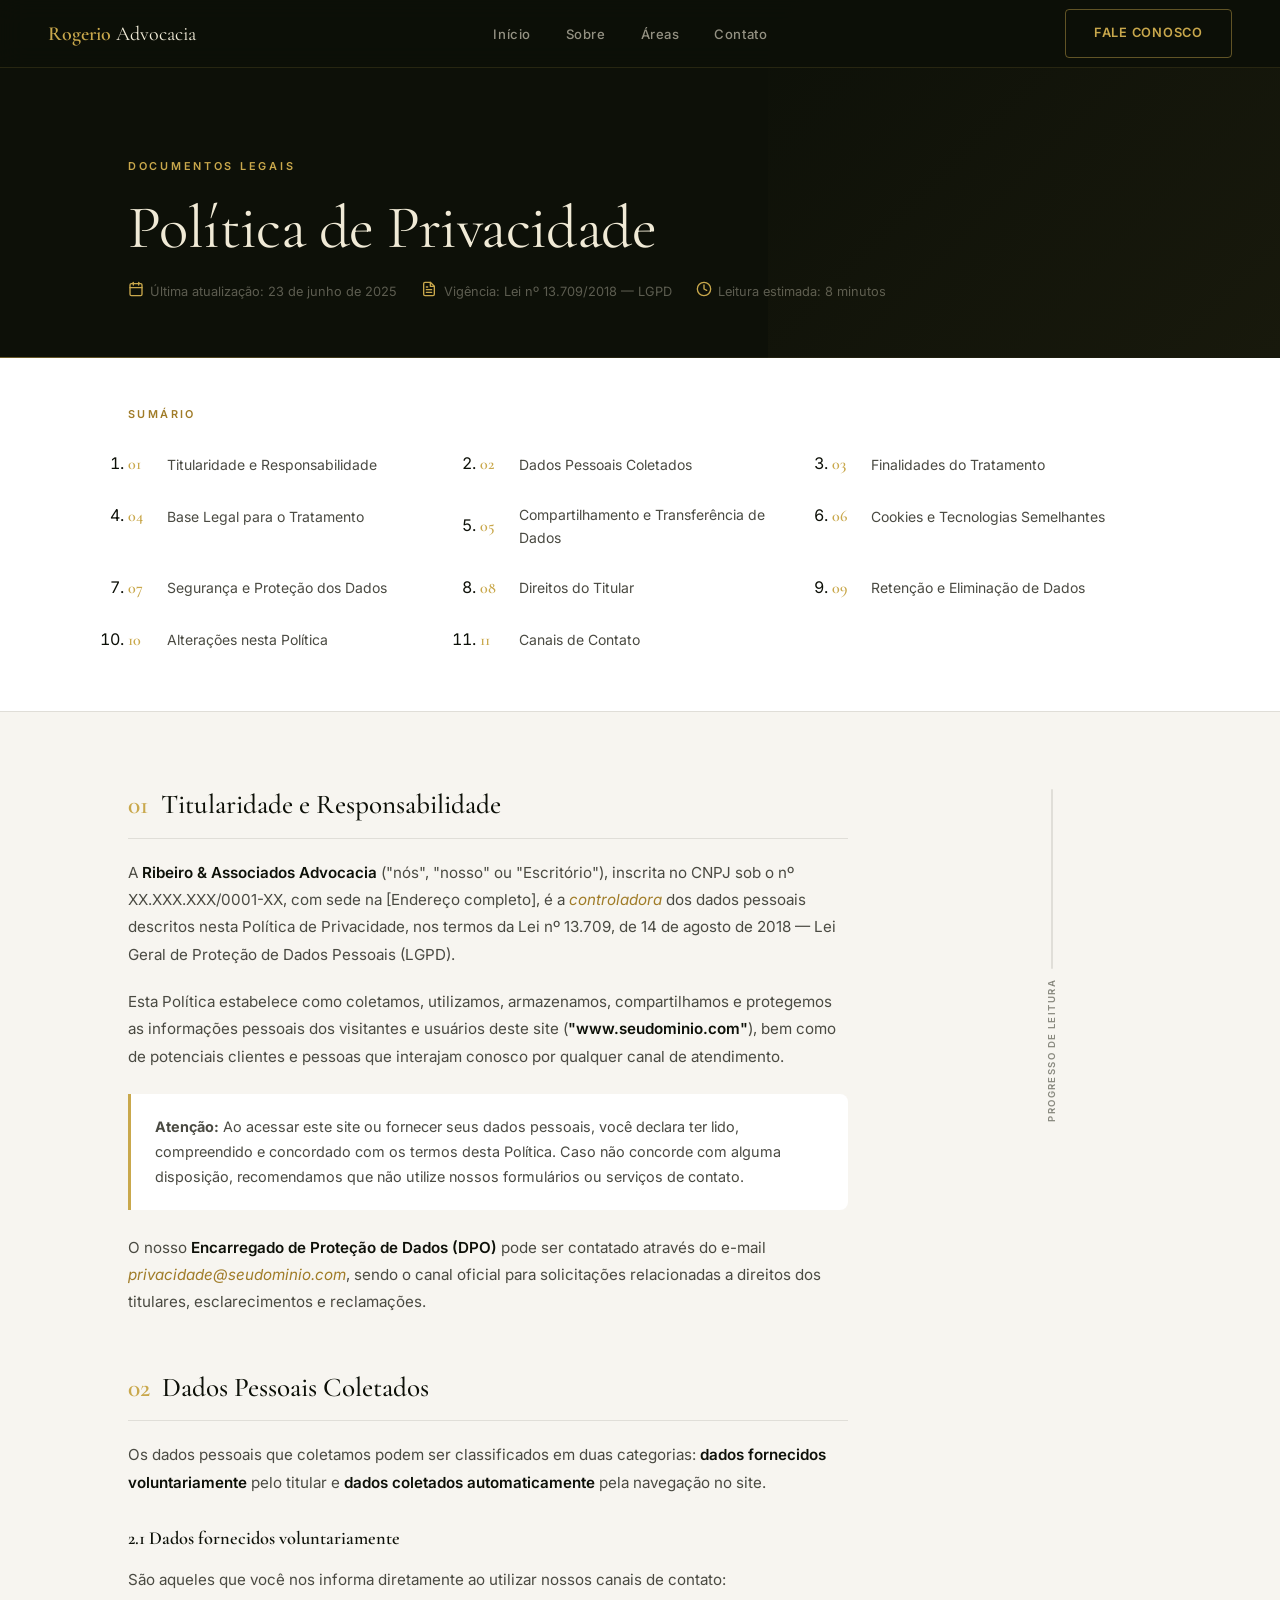
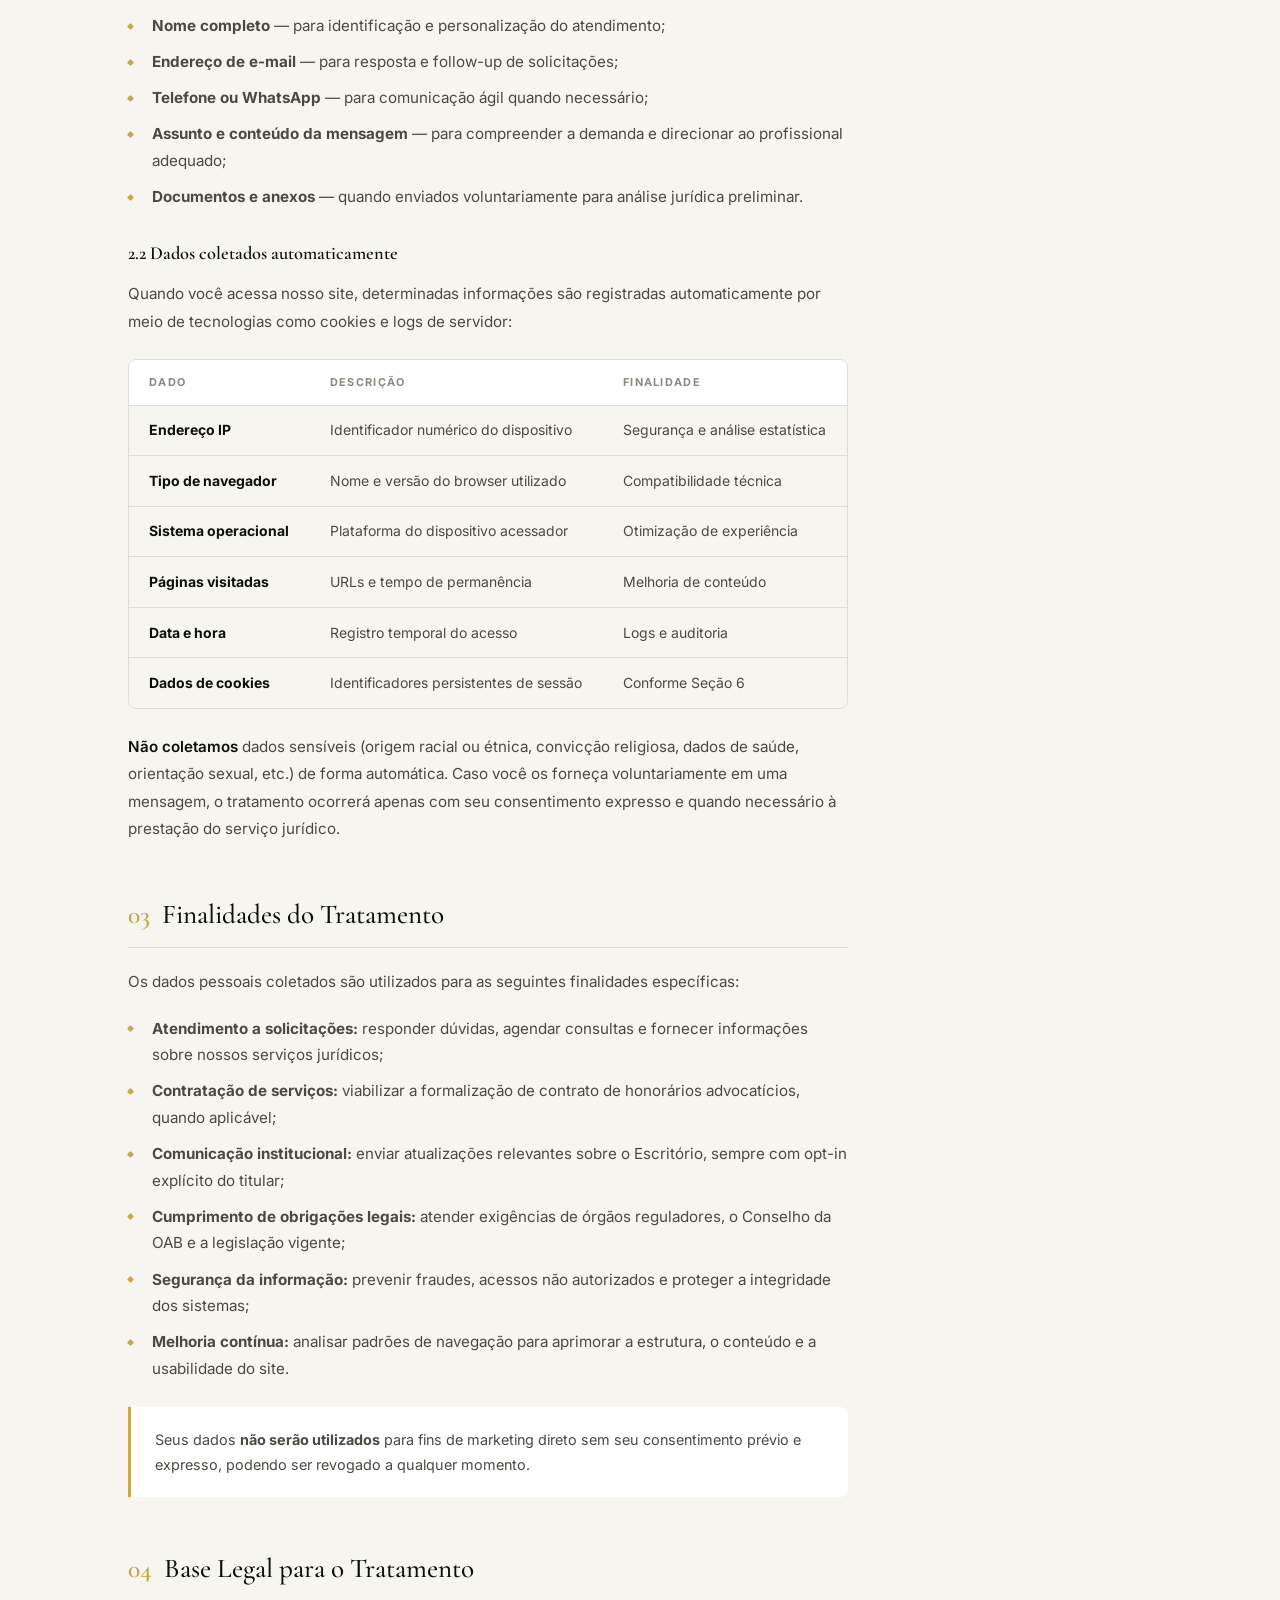
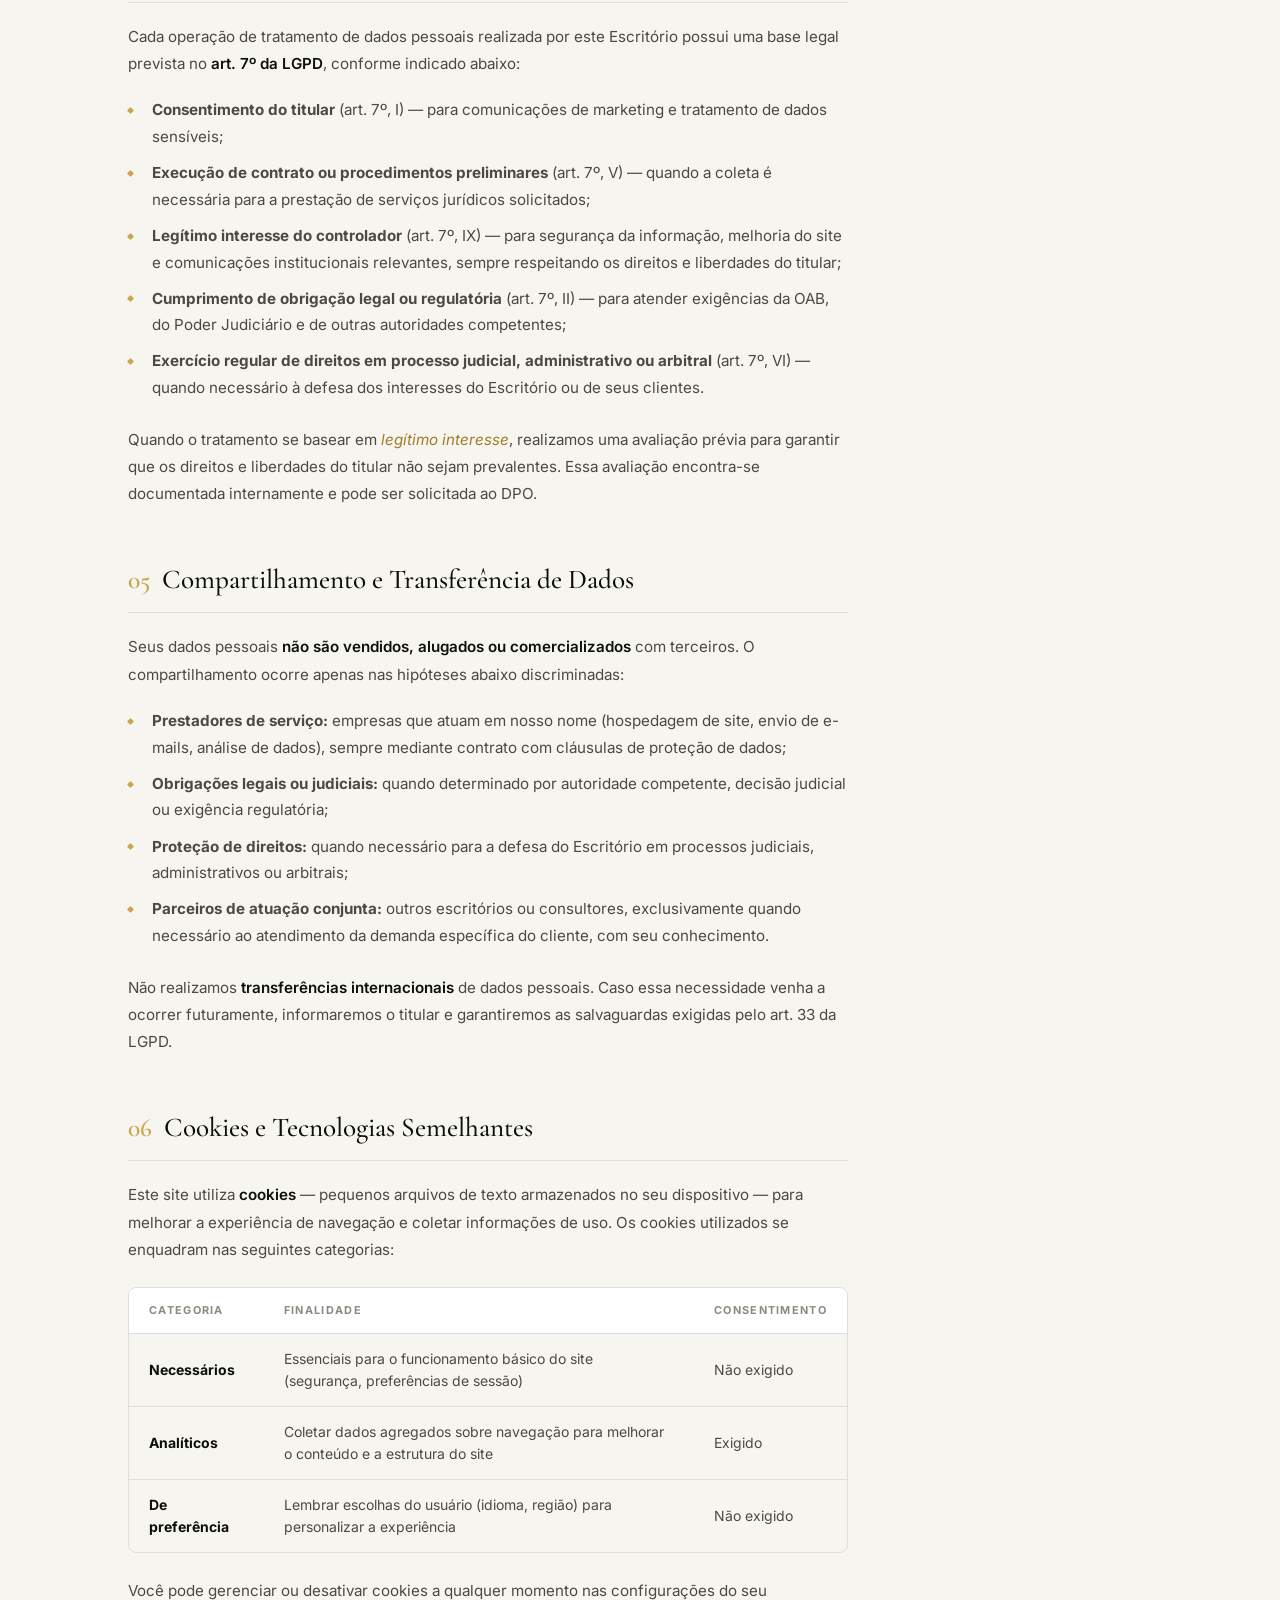
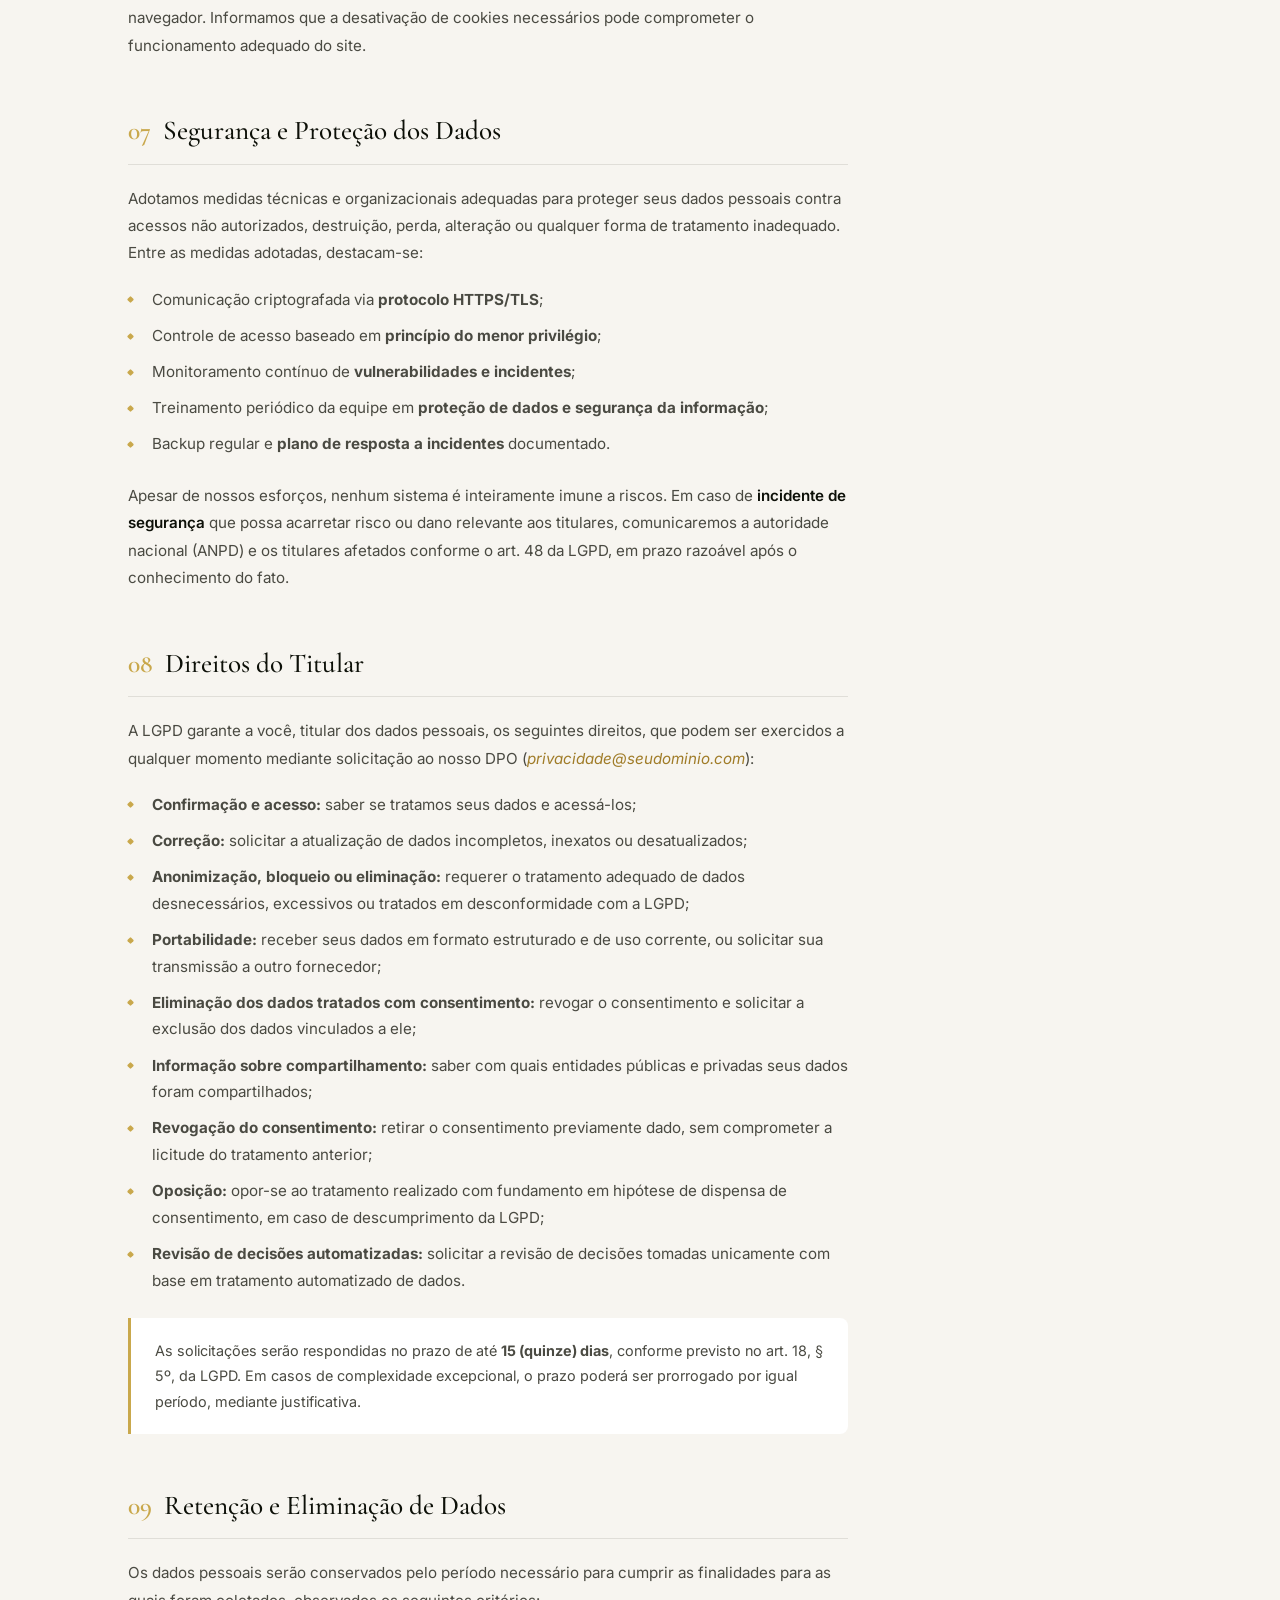
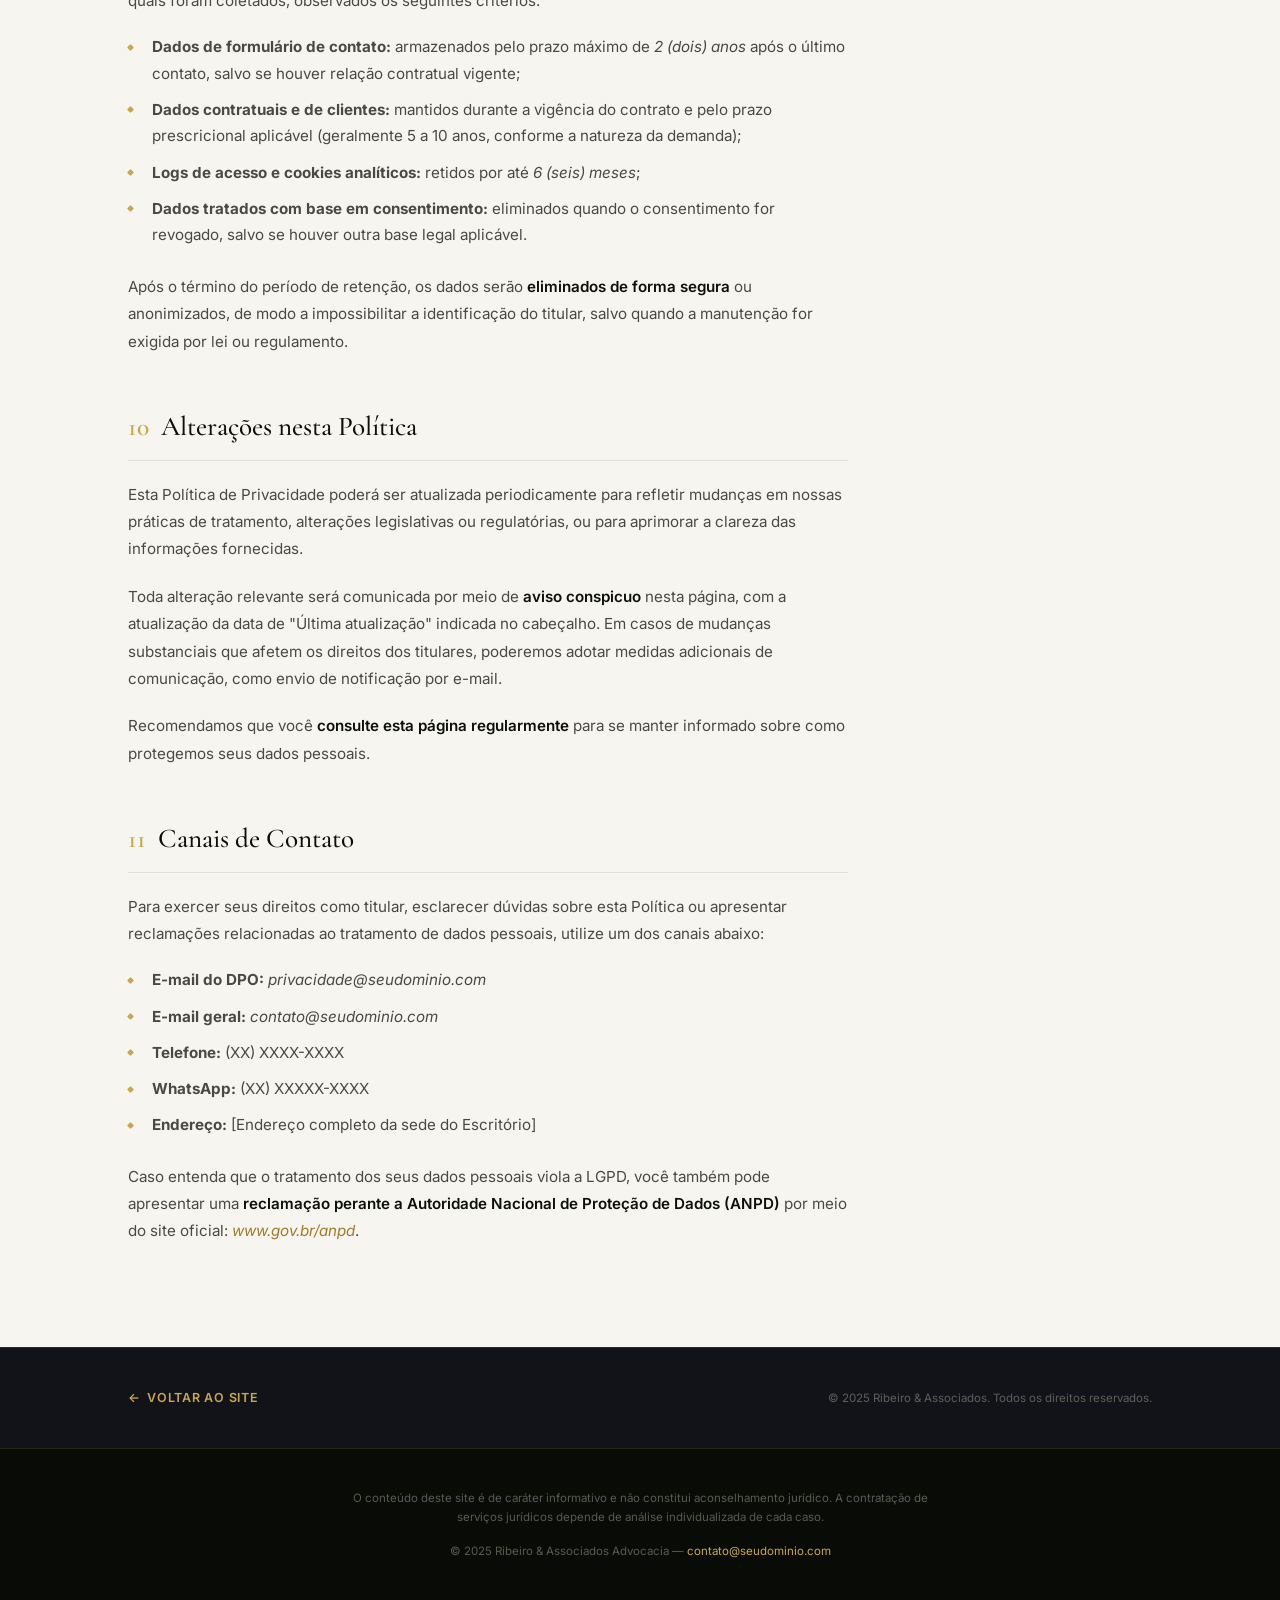
<file: politica-de-privacidade/index.html>
<!DOCTYPE html>
<html lang="pt-BR">
<head>
    <meta charset="UTF-8">
    <meta name="viewport" content="width=device-width, initial-scale=1.0">
    <title>Política de Privacidade — Rogerio Advocacia</title>
    <link rel="preconnect" href="https://fonts.googleapis.com">
    <link rel="preconnect" href="https://fonts.gstatic.com" crossorigin>
    <link href="https://fonts.googleapis.com/css2?family=Cormorant+Garamond:ital,wght@0,400;0,500;0,600;0,700;1,400;1,500&family=Inter:wght@400;500;600;700&display=swap" rel="stylesheet">
    <link rel="stylesheet" type="text/css" href="css/style.css">
</head>
<body>

    <!-- ═══════════════════════════════════════════════════════
         NAVBAR
    ═══════════════════════════════════════════════════════ -->
    <nav class="navbar" role="navigation" aria-label="Navegação principal">
        <a href="/" class="logo" aria-label="Rogerio Advocacia — Página inicial">
            <span class="logo__name">Rogerio</span>
            <span class="logo__suffix"> Advocacia</span>
        </a>

        <ul class="nav__menu" role="list">
            <li><a href="/" class="nav__link">Início</a></li>
            <li><a href="#sobre" class="nav__link">Sobre</a></li>
            <li><a href="#areas" class="nav__link">Áreas</a></li>
            <li><a href="#contato" class="nav__link">Contato</a></li>
        </ul>

        <a href="#contato" class="btn btn--outline">Fale Conosco</a>

        <button class="nav__toggle" aria-label="Abrir menu" aria-expanded="false">
            <span></span>
            <span></span>
            <span></span>
        </button>
    </nav>

    <!-- Menu mobile -->
    <div class="nav__mobile" role="dialog" aria-label="Menu de navegação">
        <ul role="list">
            <li><a href="/" class="nav__link">Início</a></li>
            <li><a href="#sobre" class="nav__link">Sobre</a></li>
            <li><a href="#areas" class="nav__link">Áreas de Atuação</a></li>
            <li><a href="#contato" class="nav__link">Contato</a></li>
        </ul>
        <a href="#contato" class="btn btn--gold btn--full" style="margin-top: 0.75rem;">Fale Conosco</a>
    </div>

    <!-- ═══════════════════════════════════════════════════════
         CABEÇALHO DA PÁGINA
    ═══════════════════════════════════════════════════════ -->
    <header class="page-hero">
        <div class="page-hero__deco"></div>
        <div class="container">
            <span class="page-hero__eyebrow" data-reveal>Documentos legais</span>
            <h1 class="page-hero__title" data-reveal>Política de Privacidade</h1>
            <div class="page-hero__meta" data-reveal>
                <span class="page-hero__meta-item">
                    <span class="page-hero__meta-icon">
                        <svg width="16" height="16" viewBox="0 0 24 24" fill="none" stroke="currentColor" stroke-width="2" stroke-linecap="round" stroke-linejoin="round"><rect x="3" y="4" width="18" height="18" rx="2" ry="2"/><line x1="16" y1="2" x2="16" y2="6"/><line x1="8" y1="2" x2="8" y2="6"/><line x1="3" y1="10" x2="21" y2="10"/></svg>
                    </span>
                    Última atualização: 23 de junho de 2025
                </span>
                <span class="page-hero__meta-item">
                    <span class="page-hero__meta-icon">
                        <svg width="16" height="16" viewBox="0 0 24 24" fill="none" stroke="currentColor" stroke-width="2" stroke-linecap="round" stroke-linejoin="round"><path d="M14 2H6a2 2 0 0 0-2 2v16a2 2 0 0 0 2 2h12a2 2 0 0 0 2-2V8z"/><polyline points="14 2 14 8 20 8"/><line x1="16" y1="13" x2="8" y2="13"/><line x1="16" y1="17" x2="8" y2="17"/><polyline points="10 9 9 9 8 9"/></svg>
                    </span>
                    Vigência: Lei nº 13.709/2018 — LGPD
                </span>
                <span class="page-hero__meta-item">
                    <span class="page-hero__meta-icon">
                        <svg width="16" height="16" viewBox="0 0 24 24" fill="none" stroke="currentColor" stroke-width="2" stroke-linecap="round" stroke-linejoin="round"><circle cx="12" cy="12" r="10"/><polyline points="12 6 12 12 16 14"/></svg>
                    </span>
                    Leitura estimada: 8 minutos
                </span>
            </div>
        </div>
        <div class="page-hero__line"></div>
    </header>

    <!-- ═══════════════════════════════════════════════════════
         SUMÁRIO
    ═══════════════════════════════════════════════════════ -->
    <nav class="toc" aria-label="Sumário da política">
        <div class="container">
            <p class="toc__label" data-reveal>Sumário</p>
            <ol class="toc__list" data-reveal>
                <li><a href="#secao-1" class="toc__link"><span class="toc__num">01</span> Titularidade e Responsabilidade</a></li>
                <li><a href="#secao-2" class="toc__link"><span class="toc__num">02</span> Dados Pessoais Coletados</a></li>
                <li><a href="#secao-3" class="toc__link"><span class="toc__num">03</span> Finalidades do Tratamento</a></li>
                <li><a href="#secao-4" class="toc__link"><span class="toc__num">04</span> Base Legal para o Tratamento</a></li>
                <li><a href="#secao-5" class="toc__link"><span class="toc__num">05</span> Compartilhamento e Transferência de Dados</a></li>
                <li><a href="#secao-6" class="toc__link"><span class="toc__num">06</span> Cookies e Tecnologias Semelhantes</a></li>
                <li><a href="#secao-7" class="toc__link"><span class="toc__num">07</span> Segurança e Proteção dos Dados</a></li>
                <li><a href="#secao-8" class="toc__link"><span class="toc__num">08</span> Direitos do Titular</a></li>
                <li><a href="#secao-9" class="toc__link"><span class="toc__num">09</span> Retenção e Eliminação de Dados</a></li>
                <li><a href="#secao-10" class="toc__link"><span class="toc__num">10</span> Alterações nesta Política</a></li>
                <li><a href="#secao-11" class="toc__link"><span class="toc__num">11</span> Canais de Contato</a></li>
            </ol>
        </div>
    </nav>

    <!-- ═══════════════════════════════════════════════════════
         CONTEÚDO DA POLÍTICA
    ═══════════════════════════════════════════════════════ -->
    <main class="policy">
        <div class="container">
            <div class="policy__layout">

                <article class="policy__content">

                    <!-- Seção 1 -->
                    <div class="policy__section" id="secao-1" data-reveal>
                        <div class="policy__section-header">
                            <span class="policy__section-num">01</span>
                            <h2 class="policy__section-title">Titularidade e Responsabilidade</h2>
                        </div>
                        <p class="policy__text">
                            A <strong>Ribeiro &amp; Associados Advocacia</strong> ("nós", "nosso" ou "Escritório"),
                            inscrita no CNPJ sob o nº XX.XXX.XXX/0001-XX, com sede na [Endereço completo],
                            é a <em>controladora</em> dos dados pessoais descritos nesta Política de Privacidade,
                            nos termos da Lei nº 13.709, de 14 de agosto de 2018 — Lei Geral de Proteção de Dados
                            Pessoais (LGPD).
                        </p>
                        <p class="policy__text">
                            Esta Política estabelece como coletamos, utilizamos, armazenamos, compartilhamos e
                            protegemos as informações pessoais dos visitantes e usuários deste site
                            (<strong>"www.seudominio.com"</strong>), bem como de potenciais clientes e
                            pessoas que interajam conosco por qualquer canal de atendimento.
                        </p>
                        <div class="policy__callout">
                            <p class="policy__callout-text">
                                <strong>Atenção:</strong> Ao acessar este site ou fornecer seus dados pessoais,
                                você declara ter lido, compreendido e concordado com os termos desta Política.
                                Caso não concorde com alguma disposição, recomendamos que não utilize nossos
                                formulários ou serviços de contato.
                            </p>
                        </div>
                        <p class="policy__text">
                            O nosso <strong>Encarregado de Proteção de Dados (DPO)</strong> pode ser contatado
                            através do e-mail <em>privacidade@seudominio.com</em>, sendo o canal oficial para
                            solicitações relacionadas a direitos dos titulares, esclarecimentos e reclamações.
                        </p>
                    </div>

                    <!-- Seção 2 -->
                    <section class="policy__section" id="secao-2" data-reveal>
                        <div class="policy__section-header">
                            <span class="policy__section-num">02</span>
                            <h2 class="policy__section-title">Dados Pessoais Coletados</h2>
                        </div>
                        <p class="policy__text">
                            Os dados pessoais que coletamos podem ser classificados em duas categorias:
                            <strong>dados fornecidos voluntariamente</strong> pelo titular e <strong>dados
                            coletados automaticamente</strong> pela navegação no site.
                        </p>

                        <h3 class="policy__subtitle">2.1 Dados fornecidos voluntariamente</h3>
                        <p class="policy__text">
                            São aqueles que você nos informa diretamente ao utilizar nossos canais de contato:
                        </p>
                        <ul class="policy__list">
                            <li><strong>Nome completo</strong> — para identificação e personalização do atendimento;</li>
                            <li><strong>Endereço de e-mail</strong> — para resposta e follow-up de solicitações;</li>
                            <li><strong>Telefone ou WhatsApp</strong> — para comunicação ágil quando necessário;</li>
                            <li><strong>Assunto e conteúdo da mensagem</strong> — para compreender a demanda e direcionar ao profissional adequado;</li>
                            <li><strong>Documentos e anexos</strong> — quando enviados voluntariamente para análise jurídica preliminar.</li>
                        </ul>

                        <h3 class="policy__subtitle">2.2 Dados coletados automaticamente</h3>
                        <p class="policy__text">
                            Quando você acessa nosso site, determinadas informações são registradas
                            automaticamente por meio de tecnologias como cookies e logs de servidor:
                        </p>

                        <div class="policy__table-wrap">
                            <table class="policy__table">
                                <thead>
                                    <tr>
                                        <th>Dado</th>
                                        <th>Descrição</th>
                                        <th>Finalidade</th>
                                    </tr>
                                </thead>
                                <tbody>
                                    <tr>
                                        <td><strong>Endereço IP</strong></td>
                                        <td>Identificador numérico do dispositivo</td>
                                        <td>Segurança e análise estatística</td>
                                    </tr>
                                    <tr>
                                        <td><strong>Tipo de navegador</strong></td>
                                        <td>Nome e versão do browser utilizado</td>
                                        <td>Compatibilidade técnica</td>
                                    </tr>
                                    <tr>
                                        <td><strong>Sistema operacional</strong></td>
                                        <td>Plataforma do dispositivo acessador</td>
                                        <td>Otimização de experiência</td>
                                    </tr>
                                    <tr>
                                        <td><strong>Páginas visitadas</strong></td>
                                        <td>URLs e tempo de permanência</td>
                                        <td>Melhoria de conteúdo</td>
                                    </tr>
                                    <tr>
                                        <td><strong>Data e hora</strong></td>
                                        <td>Registro temporal do acesso</td>
                                        <td>Logs e auditoria</td>
                                    </tr>
                                    <tr>
                                        <td><strong>Dados de cookies</strong></td>
                                        <td>Identificadores persistentes de sessão</td>
                                        <td>Conforme Seção 6</td>
                                    </tr>
                                </tbody>
                            </table>
                        </div>

                        <p class="policy__text">
                            <strong>Não coletamos</strong> dados sensíveis (origem racial ou étnica, convicção
                            religiosa, dados de saúde, orientação sexual, etc.) de forma automática. Caso você
                            os forneça voluntariamente em uma mensagem, o tratamento ocorrerá apenas com seu
                            consentimento expresso e quando necessário à prestação do serviço jurídico.
                        </p>
                    </section>

                    <!-- Seção 3 -->
                    <section class="policy__section" id="secao-3" data-reveal>
                        <div class="policy__section-header">
                            <span class="policy__section-num">03</span>
                            <h2 class="policy__section-title">Finalidades do Tratamento</h2>
                        </div>
                        <p class="policy__text">
                            Os dados pessoais coletados são utilizados para as seguintes finalidades específicas:
                        </p>
                        <ul class="policy__list">
                            <li><strong>Atendimento a solicitações:</strong> responder dúvidas, agendar consultas e fornecer informações sobre nossos serviços jurídicos;</li>
                            <li><strong>Contratação de serviços:</strong> viabilizar a formalização de contrato de honorários advocatícios, quando aplicável;</li>
                            <li><strong>Comunicação institucional:</strong> enviar atualizações relevantes sobre o Escritório, sempre com opt-in explícito do titular;</li>
                            <li><strong>Cumprimento de obrigações legais:</strong> atender exigências de órgãos reguladores, o Conselho da OAB e a legislação vigente;</li>
                            <li><strong>Segurança da informação:</strong> prevenir fraudes, acessos não autorizados e proteger a integridade dos sistemas;</li>
                            <li><strong>Melhoria contínua:</strong> analisar padrões de navegação para aprimorar a estrutura, o conteúdo e a usabilidade do site.</li>
                        </ul>
                        <div class="policy__callout">
                            <p class="policy__callout-text">
                                Seus dados <strong>não serão utilizados</strong> para fins de marketing direto
                                sem seu consentimento prévio e expresso, podendo ser revogado a qualquer momento.
                            </p>
                        </div>
                    </section>

                    <!-- Seção 4 -->
                    <section class="policy__section" id="secao-4" data-reveal>
                        <div class="policy__section-header">
                            <span class="policy__section-num">04</span>
                            <h2 class="policy__section-title">Base Legal para o Tratamento</h2>
                        </div>
                        <p class="policy__text">
                            Cada operação de tratamento de dados pessoais realizada por este Escritório possui
                            uma base legal prevista no <strong>art. 7º da LGPD</strong>, conforme indicado abaixo:
                        </p>
                        <ul class="policy__list">
                            <li><strong>Consentimento do titular</strong> (art. 7º, I) — para comunicações de marketing e tratamento de dados sensíveis;</li>
                            <li><strong>Execução de contrato ou procedimentos preliminares</strong> (art. 7º, V) — quando a coleta é necessária para a prestação de serviços jurídicos solicitados;</li>
                            <li><strong>Legítimo interesse do controlador</strong> (art. 7º, IX) — para segurança da informação, melhoria do site e comunicações institucionais relevantes, sempre respeitando os direitos e liberdades do titular;</li>
                            <li><strong>Cumprimento de obrigação legal ou regulatória</strong> (art. 7º, II) — para atender exigências da OAB, do Poder Judiciário e de outras autoridades competentes;</li>
                            <li><strong>Exercício regular de direitos em processo judicial, administrativo ou arbitral</strong> (art. 7º, VI) — quando necessário à defesa dos interesses do Escritório ou de seus clientes.</li>
                        </ul>
                        <p class="policy__text">
                            Quando o tratamento se basear em <em>legítimo interesse</em>, realizamos uma avaliação
                            prévia para garantir que os direitos e liberdades do titular não sejam prevalentes.
                            Essa avaliação encontra-se documentada internamente e pode ser solicitada ao DPO.
                        </p>
                    </section>

                    <!-- Seção 5 -->
                    <section class="policy__section" id="secao-5" data-reveal>
                        <div class="policy__section-header">
                            <span class="policy__section-num">05</span>
                            <h2 class="policy__section-title">Compartilhamento e Transferência de Dados</h2>
                        </div>
                        <p class="policy__text">
                            Seus dados pessoais <strong>não são vendidos, alugados ou comercializados</strong>
                            com terceiros. O compartilhamento ocorre apenas nas hipóteses abaixo discriminadas:
                        </p>
                        <ul class="policy__list">
                            <li><strong>Prestadores de serviço:</strong> empresas que atuam em nosso nome (hospedagem de site, envio de e-mails, análise de dados), sempre mediante contrato com cláusulas de proteção de dados;</li>
                            <li><strong>Obrigações legais ou judiciais:</strong> quando determinado por autoridade competente, decisão judicial ou exigência regulatória;</li>
                            <li><strong>Proteção de direitos:</strong> quando necessário para a defesa do Escritório em processos judiciais, administrativos ou arbitrais;</li>
                            <li><strong>Parceiros de atuação conjunta:</strong> outros escritórios ou consultores, exclusivamente quando necessário ao atendimento da demanda específica do cliente, com seu conhecimento.</li>
                        </ul>
                        <p class="policy__text">
                            Não realizamos <strong>transferências internacionais</strong> de dados pessoais.
                            Caso essa necessidade venha a ocorrer futuramente, informaremos o titular e
                            garantiremos as salvaguardas exigidas pelo art. 33 da LGPD.
                        </p>
                    </section>

                    <!-- Seção 6 -->
                    <section class="policy__section" id="secao-6" data-reveal>
                        <div class="policy__section-header">
                            <span class="policy__section-num">06</span>
                            <h2 class="policy__section-title">Cookies e Tecnologias Semelhantes</h2>
                        </div>
                        <p class="policy__text">
                            Este site utiliza <strong>cookies</strong> — pequenos arquivos de texto armazenados
                            no seu dispositivo — para melhorar a experiência de navegação e coletar informações
                            de uso. Os cookies utilizados se enquadram nas seguintes categorias:
                        </p>

                        <div class="policy__table-wrap">
                            <table class="policy__table">
                                <thead>
                                    <tr>
                                        <th>Categoria</th>
                                        <th>Finalidade</th>
                                        <th>Consentimento</th>
                                    </tr>
                                </thead>
                                <tbody>
                                    <tr>
                                        <td><strong>Necessários</strong></td>
                                        <td>Essenciais para o funcionamento básico do site (segurança, preferências de sessão)</td>
                                        <td>Não exigido</td>
                                    </tr>
                                    <tr>
                                        <td><strong>Analíticos</strong></td>
                                        <td>Coletar dados agregados sobre navegação para melhorar o conteúdo e a estrutura do site</td>
                                        <td>Exigido</td>
                                    </tr>
                                    <tr>
                                        <td><strong>De preferência</strong></td>
                                        <td>Lembrar escolhas do usuário (idioma, região) para personalizar a experiência</td>
                                        <td>Não exigido</td>
                                    </tr>
                                </tbody>
                            </table>
                        </div>

                        <p class="policy__text">
                            Você pode gerenciar ou desativar cookies a qualquer momento nas configurações do seu
                            navegador. Informamos que a desativação de cookies necessários pode comprometer
                            o funcionamento adequado do site.
                        </p>
                    </section>

                    <!-- Seção 7 -->
                    <section class="policy__section" id="secao-7" data-reveal>
                        <div class="policy__section-header">
                            <span class="policy__section-num">07</span>
                            <h2 class="policy__section-title">Segurança e Proteção dos Dados</h2>
                        </div>
                        <p class="policy__text">
                            Adotamos medidas técnicas e organizacionais adequadas para proteger seus dados
                            pessoais contra acessos não autorizados, destruição, perda, alteração ou qualquer
                            forma de tratamento inadequado. Entre as medidas adotadas, destacam-se:
                        </p>
                        <ul class="policy__list">
                            <li>Comunicação criptografada via <strong>protocolo HTTPS/TLS</strong>;</li>
                            <li>Controle de acesso baseado em <strong>princípio do menor privilégio</strong>;</li>
                            <li>Monitoramento contínuo de <strong>vulnerabilidades e incidentes</strong>;</li>
                            <li>Treinamento periódico da equipe em <strong>proteção de dados e segurança da informação</strong>;</li>
                            <li>Backup regular e <strong>plano de resposta a incidentes</strong> documentado.</li>
                        </ul>
                        <p class="policy__text">
                            Apesar de nossos esforços, nenhum sistema é inteiramente imune a riscos. Em caso de
                            <strong>incidente de segurança</strong> que possa acarretar risco ou dano relevante
                            aos titulares, comunicaremos a autoridade nacional (ANPD) e os titulares afetados
                            conforme o art. 48 da LGPD, em prazo razoável após o conhecimento do fato.
                        </p>
                    </section>

                    <!-- Seção 8 -->
                    <section class="policy__section" id="secao-8" data-reveal>
                        <div class="policy__section-header">
                            <span class="policy__section-num">08</span>
                            <h2 class="policy__section-title">Direitos do Titular</h2>
                        </div>
                        <p class="policy__text">
                            A LGPD garante a você, titular dos dados pessoais, os seguintes direitos, que podem
                            ser exercidos a qualquer momento mediante solicitação ao nosso DPO
                            (<em>privacidade@seudominio.com</em>):
                        </p>
                        <ul class="policy__list">
                            <li><strong>Confirmação e acesso:</strong> saber se tratamos seus dados e acessá-los;</li>
                            <li><strong>Correção:</strong> solicitar a atualização de dados incompletos, inexatos ou desatualizados;</li>
                            <li><strong>Anonimização, bloqueio ou eliminação:</strong> requerer o tratamento adequado de dados desnecessários, excessivos ou tratados em desconformidade com a LGPD;</li>
                            <li><strong>Portabilidade:</strong> receber seus dados em formato estruturado e de uso corrente, ou solicitar sua transmissão a outro fornecedor;</li>
                            <li><strong>Eliminação dos dados tratados com consentimento:</strong> revogar o consentimento e solicitar a exclusão dos dados vinculados a ele;</li>
                            <li><strong>Informação sobre compartilhamento:</strong> saber com quais entidades públicas e privadas seus dados foram compartilhados;</li>
                            <li><strong>Revogação do consentimento:</strong> retirar o consentimento previamente dado, sem comprometer a licitude do tratamento anterior;</li>
                            <li><strong>Oposição:</strong> opor-se ao tratamento realizado com fundamento em hipótese de dispensa de consentimento, em caso de descumprimento da LGPD;</li>
                            <li><strong>Revisão de decisões automatizadas:</strong> solicitar a revisão de decisões tomadas unicamente com base em tratamento automatizado de dados.</li>
                        </ul>
                        <div class="policy__callout">
                            <p class="policy__callout-text">
                                As solicitações serão respondidas no prazo de até <strong>15 (quinze) dias</strong>,
                                conforme previsto no art. 18, § 5º, da LGPD. Em casos de complexidade excepcional,
                                o prazo poderá ser prorrogado por igual período, mediante justificativa.
                            </p>
                        </div>
                    </section>

                    <!-- Seção 9 -->
                    <section class="policy__section" id="secao-9" data-reveal>
                        <div class="policy__section-header">
                            <span class="policy__section-num">09</span>
                            <h2 class="policy__section-title">Retenção e Eliminação de Dados</h2>
                        </div>
                        <p class="policy__text">
                            Os dados pessoais serão conservados pelo período necessário para cumprir as
                            finalidades para as quais foram coletados, observados os seguintes critérios:
                        </p>
                        <ul class="policy__list">
                            <li><strong>Dados de formulário de contato:</strong> armazenados pelo prazo máximo de <em>2 (dois) anos</em> após o último contato, salvo se houver relação contratual vigente;</li>
                            <li><strong>Dados contratuais e de clientes:</strong> mantidos durante a vigência do contrato e pelo prazo prescricional aplicável (geralmente 5 a 10 anos, conforme a natureza da demanda);</li>
                            <li><strong>Logs de acesso e cookies analíticos:</strong> retidos por até <em>6 (seis) meses</em>;</li>
                            <li><strong>Dados tratados com base em consentimento:</strong> eliminados quando o consentimento for revogado, salvo se houver outra base legal aplicável.</li>
                        </ul>
                        <p class="policy__text">
                            Após o término do período de retenção, os dados serão <strong>eliminados de forma
                            segura</strong> ou anonimizados, de modo a impossibilitar a identificação do titular,
                            salvo quando a manutenção for exigida por lei ou regulamento.
                        </p>
                    </section>

                    <!-- Seção 10 -->
                    <section class="policy__section" id="secao-10" data-reveal>
                        <div class="policy__section-header">
                            <span class="policy__section-num">10</span>
                            <h2 class="policy__section-title">Alterações nesta Política</h2>
                        </div>
                        <p class="policy__text">
                            Esta Política de Privacidade poderá ser atualizada periodicamente para refletir
                            mudanças em nossas práticas de tratamento, alterações legislativas ou regulatórias,
                            ou para aprimorar a clareza das informações fornecidas.
                        </p>
                        <p class="policy__text">
                            Toda alteração relevante será comunicada por meio de <strong>aviso conspicuo</strong>
                            nesta página, com a atualização da data de "Última atualização" indicada no cabeçalho.
                            Em casos de mudanças substanciais que afetem os direitos dos titulares, poderemos
                            adotar medidas adicionais de comunicação, como envio de notificação por e-mail.
                        </p>
                        <p class="policy__text">
                            Recomendamos que você <strong>consulte esta página regularmente</strong> para se manter
                            informado sobre como protegemos seus dados pessoais.
                        </p>
                    </section>

                    <!-- Seção 11 -->
                    <section class="policy__section" id="secao-11" data-reveal>
                        <div class="policy__section-header">
                            <span class="policy__section-num">11</span>
                            <h2 class="policy__section-title">Canais de Contato</h2>
                        </div>
                        <p class="policy__text">
                            Para exercer seus direitos como titular, esclarecer dúvidas sobre esta Política ou
                            apresentar reclamações relacionadas ao tratamento de dados pessoais, utilize um dos
                            canais abaixo:
                        </p>
                        <ul class="policy__list">
                            <li><strong>E-mail do DPO:</strong> <em>privacidade@seudominio.com</em></li>
                            <li><strong>E-mail geral:</strong> <em>contato@seudominio.com</em></li>
                            <li><strong>Telefone:</strong> (XX) XXXX-XXXX</li>
                            <li><strong>WhatsApp:</strong> (XX) XXXXX-XXXX</li>
                            <li><strong>Endereço:</strong> [Endereço completo da sede do Escritório]</li>
                        </ul>
                        <p class="policy__text">
                            Caso entenda que o tratamento dos seus dados pessoais viola a LGPD, você também
                            pode apresentar uma <strong>reclamação perante a Autoridade Nacional de Proteção
                            de Dados (ANPD)</strong> por meio do site oficial: <em>www.gov.br/anpd</em>.
                        </p>
                    </section>

                </article>

                <!-- Barra lateral de progresso de leitura -->
                <aside class="policy__sidebar" aria-hidden="true">
                    <div class="progress-bar">
                        <div class="progress-bar__track">
                            <div class="progress-bar__fill" id="progress-fill"></div>
                        </div>
                        <span class="progress-bar__label">Progresso de leitura</span>
                    </div>
                </aside>

            </div>
        </div>
    </main>

    <!-- ═══════════════════════════════════════════════════════
         RODAPÉ DA PÁGINA
    ═══════════════════════════════════════════════════════ -->
    <footer class="page-footer">
        <div class="container">
            <div class="page-footer__inner">
                <a href="/" class="page-footer__back">
                    <span>←</span> Voltar ao site
                </a>
                <p class="page-footer__copy">
                    &copy; 2025 Ribeiro &amp; Associados. Todos os direitos reservados.
                </p>
            </div>
        </div>
    </footer>

    <!-- ═══════════════════════════════════════════════════════
         FOOTER GLOBAL
    ═══════════════════════════════════════════════════════ -->
    <footer class="footer">
        <div class="container">
            <div class="footer__inner">
                <p class="footer__disclaimer">
                    O conteúdo deste site é de caráter informativo e não constitui aconselhamento jurídico.
                    A contratação de serviços jurídicos depende de análise individualizada de cada caso.
                </p>
                <p class="footer__copy">
                    &copy; 2025 Ribeiro &amp; Associados Advocacia —
                    <a href="mailto:contato@seudominio.com" class="footer__dev">contato@seudominio.com</a>
                </p>
            </div>
        </div>
    </footer>

    <!-- Botão voltar ao topo -->
    <button class="back-to-top" id="back-to-top" aria-label="Voltar ao topo">
        <svg width="18" height="18" viewBox="0 0 24 24" fill="none" stroke="currentColor" stroke-width="2" stroke-linecap="round" stroke-linejoin="round"><polyline points="18 15 12 9 6 15"/></svg>
    </button>

    <script src="js/script.js"></script>
</body>
</html>
</file>
<file: politica-de-privacidade/css/style.css>
/* ═══════════════════════════════════════════════════════════
   TOKENS
═══════════════════════════════════════════════════════════ */
:root {
    --bg-hero:        #0D1008;
    --bg-dark:        #111318;
    --bg-section:     #F7F5F0;
    --bg-section-alt: #FFFFFF;
    --bg-card:        #FFFFFF;
    --bg-card-hl:     #0D1008;

    --gold-light:     #E8C96A;
    --gold:           #C9A84C;
    --gold-dark:      #A07C28;

    --on-dark-1: #F0EAD6;
    --on-dark-2: rgba(240,234,214,0.6);
    --on-dark-3: rgba(240,234,214,0.35);

    --on-light-1: #0D1008;
    --on-light-2: #4A4A42;
    --on-light-3: #8A8A80;

    --border-dark:  rgba(201,168,76,0.15);
    --border-light: #E0DED8;
    --nav-bg:       rgba(13,16,8,0.92);

    --font-display: 'Cormorant Garamond', Georgia, serif;
    --font-body:    'Inter', Arial, sans-serif;

    --container: 1120px;
    --section-pad: clamp(4rem, 8vw, 7rem);
    --radius-sm: 4px;
    --radius-md: 8px;

    --ease: cubic-bezier(0.22, 1, 0.36, 1);
}

/* ═══════════════════════════════════════════════════════════
   RESET & BASE
═══════════════════════════════════════════════════════════ */
*, *::before, *::after {
    box-sizing: border-box;
    margin: 0;
    padding: 0;
}

html {
    scroll-behavior: smooth;
    -webkit-text-size-adjust: 100%;
}

body {
    font-family: var(--font-body);
    font-size: 1rem;
    line-height: 1.6;
    color: var(--on-light-1);
    background: var(--bg-section);
    overflow-x: hidden;
    position: relative;
}

img, video, canvas { display: block; max-width: 100%; }
ul { list-style: none; }
a { color: inherit; text-decoration: none; }
button { font-family: inherit; cursor: pointer; }

/* ═══════════════════════════════════════════════════════════
   CONTAINER
═══════════════════════════════════════════════════════════ */
.container {
    width: 100%;
    max-width: var(--container);
    margin: 0 auto;
    padding: 0 clamp(1.25rem, 5vw, 3rem);
}

/* ═══════════════════════════════════════════════════════════
   BOTÕES
═══════════════════════════════════════════════════════════ */
.btn {
    display: inline-flex;
    align-items: center;
    gap: 0.4rem;
    font-family: var(--font-body);
    font-size: 0.8rem;
    font-weight: 600;
    letter-spacing: 0.06em;
    text-transform: uppercase;
    padding: 0.8rem 1.75rem;
    border-radius: var(--radius-sm);
    border: 1px solid transparent;
    transition: background 0.22s var(--ease), color 0.22s var(--ease),
                border-color 0.22s var(--ease), opacity 0.22s;
    white-space: nowrap;
}

.btn--gold {
    background: var(--gold);
    color: #0D1008;
    border-color: var(--gold);
}
.btn--gold:hover {
    background: var(--gold-dark);
    border-color: var(--gold-dark);
}

.btn--outline {
    background: transparent;
    color: var(--gold);
    border-color: rgba(201,168,76,0.45);
}
.btn--outline:hover {
    border-color: var(--gold);
    background: rgba(201,168,76,0.08);
}

.btn--ghost {
    background: transparent;
    color: var(--on-dark-2);
    border-color: rgba(240,234,214,0.2);
}
.btn--ghost:hover {
    border-color: rgba(240,234,214,0.5);
    color: var(--on-dark-1);
}

.btn--full { width: 100%; justify-content: center; }

/* ═══════════════════════════════════════════════════════════
   NAVBAR
═══════════════════════════════════════════════════════════ */
.navbar {
    position: fixed;
    top: 0;
    left: 0;
    right: 0;
    z-index: 100;
    display: flex;
    align-items: center;
    justify-content: space-between;
    height: 68px;
    padding: 0 clamp(1.25rem, 5vw, 3rem);
    background: var(--nav-bg);
    border-bottom: 1px solid var(--border-dark);
    backdrop-filter: blur(12px);
    -webkit-backdrop-filter: blur(12px);
    transition: background 0.3s;
}

.logo {
    display: flex;
    align-items: baseline;
    gap: 0.3rem;
    font-family: var(--font-display);
    font-size: 1.25rem;
}
.logo__name   { color: var(--gold); font-weight: 600; }
.logo__suffix { color: var(--on-dark-1); font-weight: 400; }

.nav__menu {
    display: flex;
    gap: 2.2rem;
}

.nav__link {
    font-size: 0.82rem;
    font-weight: 500;
    color: var(--on-dark-2);
    letter-spacing: 0.04em;
    transition: color 0.2s;
    position: relative;
}
.nav__link::after {
    content: '';
    position: absolute;
    bottom: -3px;
    left: 0;
    width: 0;
    height: 1px;
    background: var(--gold);
    transition: width 0.25s var(--ease);
}
.nav__link:hover { color: var(--on-dark-1); }
.nav__link:hover::after { width: 100%; }

/* Hamburguer */
.nav__toggle {
    display: none;
    flex-direction: column;
    gap: 5px;
    background: none;
    border: none;
    padding: 4px;
}
.nav__toggle span {
    display: block;
    width: 22px;
    height: 2px;
    background: var(--on-dark-1);
    transition: transform 0.25s, opacity 0.25s;
}
.nav__toggle.is-open span:nth-child(1) { transform: translateY(7px) rotate(45deg); }
.nav__toggle.is-open span:nth-child(2) { opacity: 0; }
.nav__toggle.is-open span:nth-child(3) { transform: translateY(-7px) rotate(-45deg); }

/* Menu mobile */
.nav__mobile {
    display: none;
    position: fixed;
    top: 68px;
    left: 0; right: 0;
    background: #0D1008;
    border-bottom: 1px solid var(--border-dark);
    z-index: 99;
    padding: 1.5rem clamp(1.25rem, 5vw, 3rem);
    transform: translateY(-4px);
    opacity: 0;
    transition: opacity 0.2s, transform 0.2s;
    pointer-events: none;
}
.nav__mobile.is-open {
    opacity: 1;
    transform: translateY(0);
    pointer-events: all;
}
.nav__mobile ul {
    display: flex;
    flex-direction: column;
    gap: 1.2rem;
}
.nav__mobile .nav__link { font-size: 1rem; color: var(--on-dark-1); }

/* ═══════════════════════════════════════════════════════════
   PÁGINA DE POLÍTICA — CABEÇALHO HERO
═══════════════════════════════════════════════════════════ */
.page-hero {
    position: relative;
    background: var(--bg-hero);
    padding: calc(68px + clamp(4rem, 10vh, 7rem)) 0 clamp(3rem, 6vh, 5rem);
    overflow: hidden;
}

.page-hero__deco {
    position: absolute;
    top: 0;
    right: 0;
    width: 40%;
    height: 100%;
    background: linear-gradient(
        135deg,
        transparent 0%,
        rgba(201, 168, 76, 0.03) 50%,
        rgba(201, 168, 76, 0.06) 100%
    );
    pointer-events: none;
}

.page-hero__line {
    position: absolute;
    bottom: 0;
    left: 0;
    right: 0;
    height: 1px;
    background: linear-gradient(
        90deg,
        var(--gold) 0%,
        rgba(201, 168, 76, 0.3) 40%,
        transparent 100%
    );
    opacity: 0.5;
}

.page-hero__eyebrow {
    display: block;
    font-family: var(--font-body);
    font-size: 0.68rem;
    font-weight: 600;
    letter-spacing: 0.25em;
    text-transform: uppercase;
    color: var(--gold);
    margin-bottom: 1.25rem;
}

.page-hero__title {
    font-family: var(--font-display);
    font-size: clamp(2.4rem, 5vw, 3.8rem);
    font-weight: 400;
    line-height: 1.08;
    color: var(--on-dark-1);
    letter-spacing: -0.01em;
    margin-bottom: 1.25rem;
    max-width: 700px;
}

.page-hero__meta {
    display: flex;
    flex-wrap: wrap;
    align-items: center;
    gap: 1.5rem;
    font-size: 0.8rem;
    color: var(--on-dark-3);
}

.page-hero__meta-item {
    display: flex;
    align-items: center;
    gap: 0.4rem;
}

.page-hero__meta-icon {
    color: var(--gold);
    font-size: 0.85rem;
}

/* ═══════════════════════════════════════════════════════════
   SUMÁRIO (TOC)
═══════════════════════════════════════════════════════════ */
.toc {
    background: var(--bg-section-alt);
    border-bottom: 1px solid var(--border-light);
    padding: clamp(2rem, 4vw, 3rem) 0;
}

.toc__label {
    font-size: 0.68rem;
    font-weight: 600;
    letter-spacing: 0.22em;
    text-transform: uppercase;
    color: var(--gold-dark);
    margin-bottom: 1.25rem;
}

.toc__list {
    display: grid;
    grid-template-columns: repeat(auto-fill, minmax(280px, 1fr));
    gap: 0.5rem 2rem;
}

.toc__link {
    display: flex;
    align-items: center;
    gap: 0.65rem;
    font-size: 0.875rem;
    color: var(--on-light-2);
    padding: 0.55rem 0;
    border-bottom: 1px solid transparent;
    transition: color 0.2s, border-color 0.2s;
}
.toc__link:hover {
    color: var(--gold-dark);
    border-bottom-color: var(--border-light);
}

.toc__num {
    font-family: var(--font-display);
    font-size: 1rem;
    font-weight: 600;
    color: var(--gold);
    min-width: 1.8rem;
}

.toc__link.is-active {
    color: var(--on-light-1);
    font-weight: 600;
}

/* ═══════════════════════════════════════════════════════════
   CONTEÚDO PRINCIPAL DA POLÍTICA
═══════════════════════════════════════════════════════════ */
.policy {
    background: var(--bg-section);
    padding: clamp(3rem, 6vw, 5rem) 0 var(--section-pad);
}

.policy__layout {
    display: grid;
    grid-template-columns: 1fr 200px;
    gap: clamp(2.5rem, 5vw, 4rem);
    align-items: start;
}

.policy__content {
    max-width: 720px;
}

/* Artigo / Seção */
.policy__section {
    margin-bottom: 3.5rem;
    scroll-margin-top: calc(68px + 2rem);
}
.policy__section:last-child {
    margin-bottom: 0;
}

.policy__section-header {
    display: flex;
    align-items: baseline;
    gap: 0.75rem;
    margin-bottom: 1.25rem;
    padding-bottom: 1rem;
    border-bottom: 1px solid var(--border-light);
}

.policy__section-num {
    font-family: var(--font-display);
    font-size: 1.6rem;
    font-weight: 600;
    color: var(--gold);
    line-height: 1;
    flex-shrink: 0;
}

.policy__section-title {
    font-family: var(--font-display);
    font-size: clamp(1.35rem, 2.5vw, 1.7rem);
    font-weight: 500;
    color: var(--on-light-1);
    line-height: 1.2;
    cursor: pointer;
    transition: color 0.3s;
}

.policy__text {
    font-size: 0.95rem;
    line-height: 1.8;
    color: var(--on-light-2);
    margin-bottom: 1.25rem;
}
.policy__text:last-child {
    margin-bottom: 0;
}

.policy__text strong {
    color: var(--on-light-1);
    font-weight: 600;
}

.policy__text em {
    color: var(--gold-dark);
    font-style: italic;
}

/* Lista estilizada */
.policy__list {
    margin: 0.75rem 0 1.5rem 0;
    display: flex;
    flex-direction: column;
    gap: 0.6rem;
}

.policy__list li {
    position: relative;
    padding-left: 1.5rem;
    font-size: 0.95rem;
    line-height: 1.75;
    color: var(--on-light-2);
}

.policy__list li::before {
    content: '';
    position: absolute;
    left: 0;
    top: 0.7em;
    width: 5px;
    height: 5px;
    background: var(--gold);
    border-radius: 1px;
    transform: rotate(45deg);
}

/* Subtítulo dentro da seção */
.policy__subtitle {
    font-family: var(--font-display);
    font-size: 1.15rem;
    font-weight: 600;
    color: var(--on-light-1);
    margin: 1.75rem 0 0.75rem;
}

/* Bloco de destaque / alerta */
.policy__callout {
    background: var(--bg-section-alt);
    border-left: 3px solid var(--gold);
    padding: 1.25rem 1.5rem;
    margin: 1.5rem 0;
    border-radius: 0 var(--radius-md) var(--radius-md) 0;
}

.policy__callout-text {
    font-size: 0.9rem;
    line-height: 1.75;
    color: var(--on-light-2);
}

/* Tabela simples */
.policy__table-wrap {
    overflow-x: auto;
    margin: 1.5rem 0;
    border: 1px solid var(--border-light);
    border-radius: var(--radius-md);
}

.policy__table {
    width: 100%;
    border-collapse: collapse;
    font-size: 0.875rem;
}

.policy__table th {
    text-align: left;
    font-size: 0.68rem;
    font-weight: 700;
    letter-spacing: 0.12em;
    text-transform: uppercase;
    color: var(--on-light-3);
    background: var(--bg-section-alt);
    padding: 0.85rem 1.25rem;
    border-bottom: 1px solid var(--border-light);
}

.policy__table td {
    padding: 0.85rem 1.25rem;
    color: var(--on-light-2);
    border-bottom: 1px solid var(--border-light);
    line-height: 1.6;
}

.policy__table tr:last-child td {
    border-bottom: none;
}

.policy__table td strong {
    color: var(--on-light-1);
}

/* Barra lateral fixa de progresso */
.policy__sidebar {
    position: sticky;
    top: calc(68px + 2rem);
}

.progress-bar {
    display: flex;
    flex-direction: column;
    align-items: center;
    gap: 0.6rem;
}

.progress-bar__track {
    width: 2px;
    height: 180px;
    background: var(--border-light);
    border-radius: 2px;
    position: relative;
    overflow: hidden;
}

.progress-bar__fill {
    position: absolute;
    top: 0;
    left: 0;
    width: 100%;
    height: 0%;
    background: linear-gradient(to bottom, var(--gold), var(--gold-dark));
    border-radius: 2px;
    transition: height 0.15s ease-out;
}

.progress-bar__label {
    font-size: 0.6rem;
    font-weight: 600;
    letter-spacing: 0.15em;
    text-transform: uppercase;
    color: var(--on-light-3);
    writing-mode: vertical-lr;
    text-orientation: mixed;
    transform: rotate(180deg);
}

/* ═══════════════════════════════════════════════════════════
   RODAPÉ DA PÁGINA
═══════════════════════════════════════════════════════════ */
.page-footer {
    background: var(--bg-dark);
    border-top: 1px solid var(--border-dark);
    padding: 2.5rem 0;
}

.page-footer__inner {
    display: flex;
    flex-wrap: wrap;
    justify-content: space-between;
    align-items: center;
    gap: 1rem;
}

.page-footer__back {
    display: inline-flex;
    align-items: center;
    gap: 0.4rem;
    font-size: 0.78rem;
    font-weight: 600;
    letter-spacing: 0.06em;
    text-transform: uppercase;
    color: var(--gold);
    transition: color 0.2s;
}
.page-footer__back:hover {
    color: var(--gold-light);
}
.page-footer__back span {
    transition: transform 0.2s;
}
.page-footer__back:hover span {
    transform: translateX(-3px);
}

.page-footer__copy {
    font-size: 0.72rem;
    color: var(--on-dark-3);
}

/* ═══════════════════════════════════════════════════════════
   FOOTER GLOBAL
═══════════════════════════════════════════════════════════ */
.footer {
    background: #090C06;
    border-top: 1px solid var(--border-dark);
    padding: 2.5rem 0;
}
.footer__inner {
    display: flex;
    flex-direction: column;
    align-items: center;
    gap: 1rem;
    text-align: center;
}
.footer__disclaimer {
    font-size: 0.72rem;
    color: var(--on-dark-3);
    max-width: 600px;
    line-height: 1.6;
}
.footer__copy {
    font-size: 0.72rem;
    color: var(--on-dark-3);
}
.footer__dev {
    color: var(--gold);
    transition: opacity 0.2s;
}
.footer__dev:hover { opacity: 0.7; }

/* ═══════════════════════════════════════════════════════════
   BOTÃO VOLTAR AO TOPO
═══════════════════════════════════════════════════════════ */
.back-to-top {
    position: fixed;
    bottom: 2rem;
    right: 2rem;
    z-index: 90;
    width: 44px;
    height: 44px;
    display: flex;
    align-items: center;
    justify-content: center;
    background: var(--bg-card-hl);
    border: 1px solid var(--border-dark);
    border-radius: var(--radius-sm);
    color: var(--gold);
    font-size: 1.1rem;
    opacity: 0;
    transform: translateY(8px);
    pointer-events: none;
    transition: opacity 0.25s, transform 0.25s, background 0.2s;
    backdrop-filter: blur(8px);
}
.back-to-top.is-visible {
    opacity: 1;
    transform: none;
    pointer-events: all;
}
.back-to-top:hover {
    background: rgba(201, 168, 76, 0.15);
}

/* ═══════════════════════════════════════════════════════════
   ANIMAÇÕES DE ENTRADA
═══════════════════════════════════════════════════════════ */
[data-reveal] {
    opacity: 0;
    transform: translateY(22px);
    transition: opacity 0.65s var(--ease), transform 0.65s var(--ease);
}
[data-reveal].is-visible {
    opacity: 1;
    transform: none;
}

/* ═══════════════════════════════════════════════════════════
   RESPONSIVO
═══════════════════════════════════════════════════════════ */
@media (max-width: 860px) {
    .nav__menu, .navbar > .btn--outline { display: none; }
    .nav__toggle { display: flex; }
    .nav__mobile { display: block; }

    .policy__layout {
        grid-template-columns: 1fr;
    }

    .policy__sidebar {
        display: none;
    }

    .toc__list {
        grid-template-columns: 1fr;
    }
}

@media (max-width: 480px) {
    .page-hero__meta {
        flex-direction: column;
        align-items: flex-start;
        gap: 0.75rem;
    }
}

/* ═══════════════════════════════════════════════════════════
   REDUCED MOTION
═══════════════════════════════════════════════════════════ */
@media (prefers-reduced-motion: reduce) {
    [data-reveal] { opacity: 1; transform: none; transition: none; }
    .progress-bar__fill { transition: none; }
}

/* ═══════════════════════════════════════════════════════════
   IMPRESSÃO
═══════════════════════════════════════════════════════════ */
@media print {
    .navbar,
    .nav__mobile,
    .back-to-top,
    .page-footer,
    .footer,
    .policy__sidebar,
    .toc,
    .page-hero__deco,
    .page-hero__line {
        display: none !important;
    }

    body {
        background: #fff !important;
        color: #000 !important;
        font-size: 11pt !important;
        line-height: 1.6 !important;
    }

    .page-hero {
        background: #fff !important;
        padding-top: 0 !important;
        border-bottom: 2px solid #000 !important;
        margin-bottom: 2rem;
    }

    .page-hero__eyebrow {
        color: #666 !important;
    }

    .page-hero__title {
        color: #000 !important;
        font-size: 22pt !important;
    }

    .page-hero__meta {
        color: #555 !important;
    }

    .policy {
        padding: 0 !important;
    }

    .policy__section {
        page-break-inside: avoid;
        margin-bottom: 1.5rem !important;
    }

    .policy__section-header {
        border-bottom-color: #ccc !important;
    }

    .policy__section-num {
        color: #666 !important;
    }

    .policy__section-title {
        color: #000 !important;
    }

    .policy__text {
        color: #222 !important;
    }

    .policy__list li::before {
        background: #666 !important;
    }

    .policy__callout {
        border-left-color: #666 !important;
        background: #f5f5f5 !important;
    }

    .policy__table-wrap {
        border-color: #ccc !important;
    }

    .policy__table th {
        background: #f0f0f0 !important;
        color: #333 !important;
        border-bottom-color: #ccc !important;
    }

    .policy__table td {
        color: #222 !important;
        border-bottom-color: #ddd !important;
    }

    a {
        color: #000 !important;
        text-decoration: underline !important;
    }

    [data-reveal] {
        opacity: 1 !important;
        transform: none !important;
        transition: none !important;
    }

    .container {
        max-width: 100% !important;
        padding: 0 !important;
    }
}
</file>
